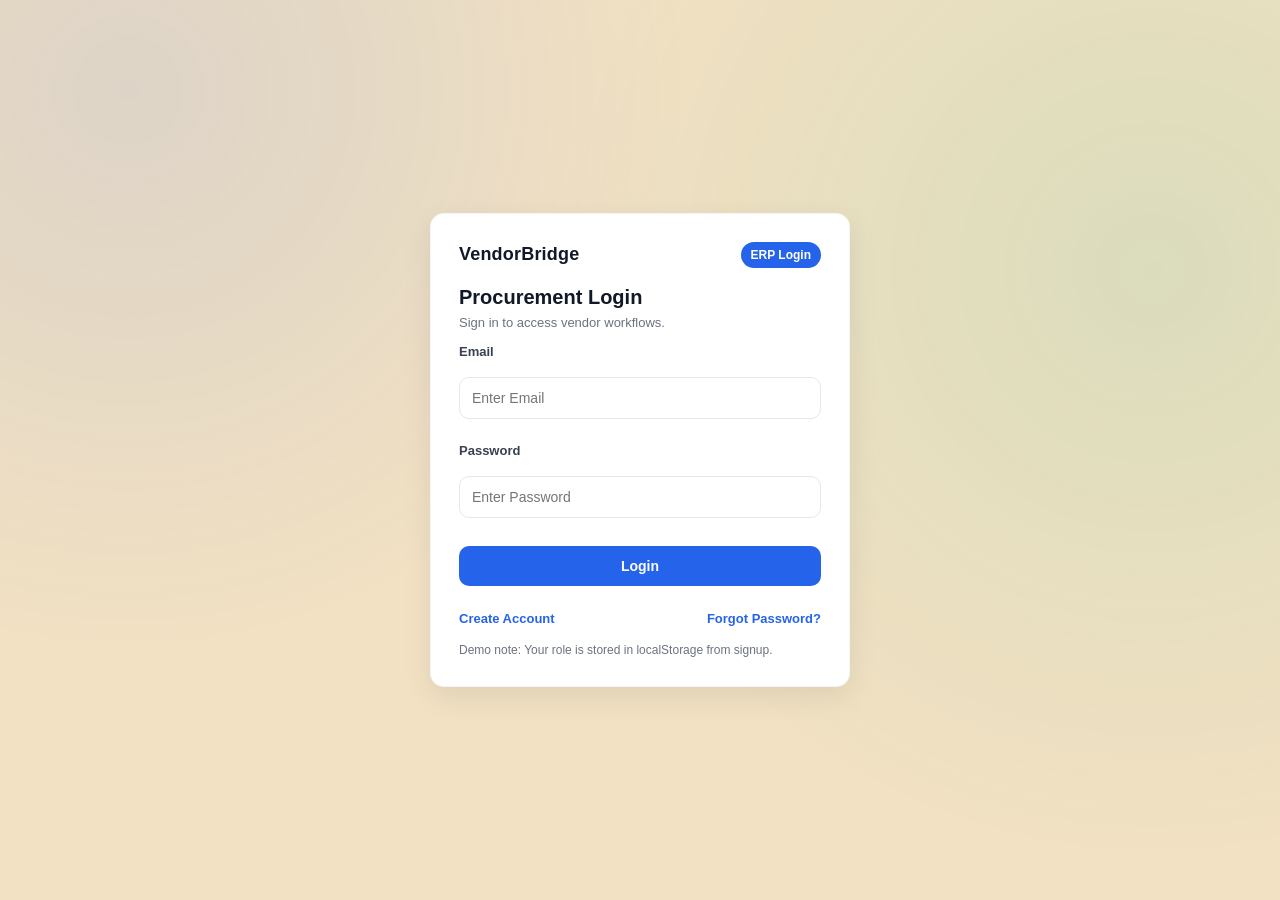
<file: index.html>
<!DOCTYPE html>
<html lang="en">

<head>
  <meta charset="UTF-8" />
  <meta name="viewport" content="width=device-width, initial-scale=1.0" />
  <title>VendorBridge - Login</title>
  <link rel="stylesheet" href="style.css" />
  <style>
    body {
      min-height: 100vh;
      display: flex;
      align-items: center;
      justify-content: center;
      background: #F2E1C3;
    }

    .login-card {
      width: 100%;
      max-width: 420px;
      background: white;
      border-radius: 14px;
      box-shadow: 0 10px 30px rgba(0, 0, 0, 0.08);
      padding: 28px;
      border: 1px solid rgba(0, 0, 0, 0.04);
    }

    .brand {
      display: flex;
      align-items: center;
      justify-content: space-between;
      margin-bottom: 18px;
    }

    .brand h2 {
      font-size: 18px;
      color: #111827;
      margin: 0;
      letter-spacing: 0.2px;
    }

    .badge {
      font-size: 12px;
      padding: 6px 10px;
      border-radius: 999px;
      background: #2563eb;
      color: white;
      font-weight: 600;
    }

    .field {
      display: flex;
      flex-direction: column;
      gap: 8px;
      margin-top: 14px;
    }

    .label {
      font-size: 13px;
      color: #374151;
      font-weight: 600;
    }

    input {
      width: 100%;
      padding: 12px 12px;
      border: 1px solid #e5e7eb;
      border-radius: 10px;
      outline: none;
      font-size: 14px;
      transition: box-shadow 0.2s, border-color 0.2s;
    }

    input:focus {
      border-color: #2563eb;
      box-shadow: 0 0 0 4px rgba(37, 99, 235, 0.15);
    }

    .actions {
      margin-top: 18px;
      display: flex;
      flex-direction: column;
      gap: 10px;
    }

    .btn-primary {
      background: #2563eb;
      color: white;
      border: none;
      padding: 12px 16px;
      border-radius: 10px;
      cursor: pointer;
      font-weight: 700;
      font-size: 14px;
      transition: background 0.2s, transform 0.05s;
    }

    .btn-primary:hover {
      background: #1d4ed8;
    }

    .btn-primary:active {
      transform: translateY(1px);
    }

    .links {
      display: flex;
      flex-wrap: wrap;
      justify-content: space-between;
      gap: 10px;
      margin-top: 10px;
    }

    .links a {
      color: #2563eb;
      text-decoration: none;
      font-weight: 600;
      font-size: 13px;
    }

    .links a:hover {
      text-decoration: underline;
    }

    .hint {
      margin-top: 16px;
      font-size: 12px;
      color: #6b7280;
      line-height: 1.4;
    }
  </style>
</head>

<body>
  <div class="login-card">
    <div class="brand">
      <h2>VendorBridge</h2>
      <div class="badge">ERP Login</div>
    </div>

    <div style="margin-bottom: 14px;">
      <h3 style="margin:0; font-size:20px; color:#111827;">Procurement Login</h3>
      <p style="margin:6px 0 0 0; color:#6b7280; font-size:13px;">Sign in to access vendor workflows.</p>
    </div>

    <div class="field">
      <div class="label">Email</div>
      <input type="email" id="email" placeholder="Enter Email" autocomplete="username" />
    </div>

    <div class="field">
      <div class="label">Password</div>
      <input type="password" id="password" placeholder="Enter Password" autocomplete="current-password" />
    </div>

    <div class="actions">
      <button class="btn-primary" onclick="login()">Login</button>
    </div>

    <div class="links">
      <a href="signup.html">Create Account</a>
      <a href="forgot.html">Forgot Password?</a>
    </div>

    <div class="hint">
      Demo note: Your role is stored in localStorage from signup.
    </div>
  </div>

  <script src="script.js"></script>
</body>

</html>
</file>
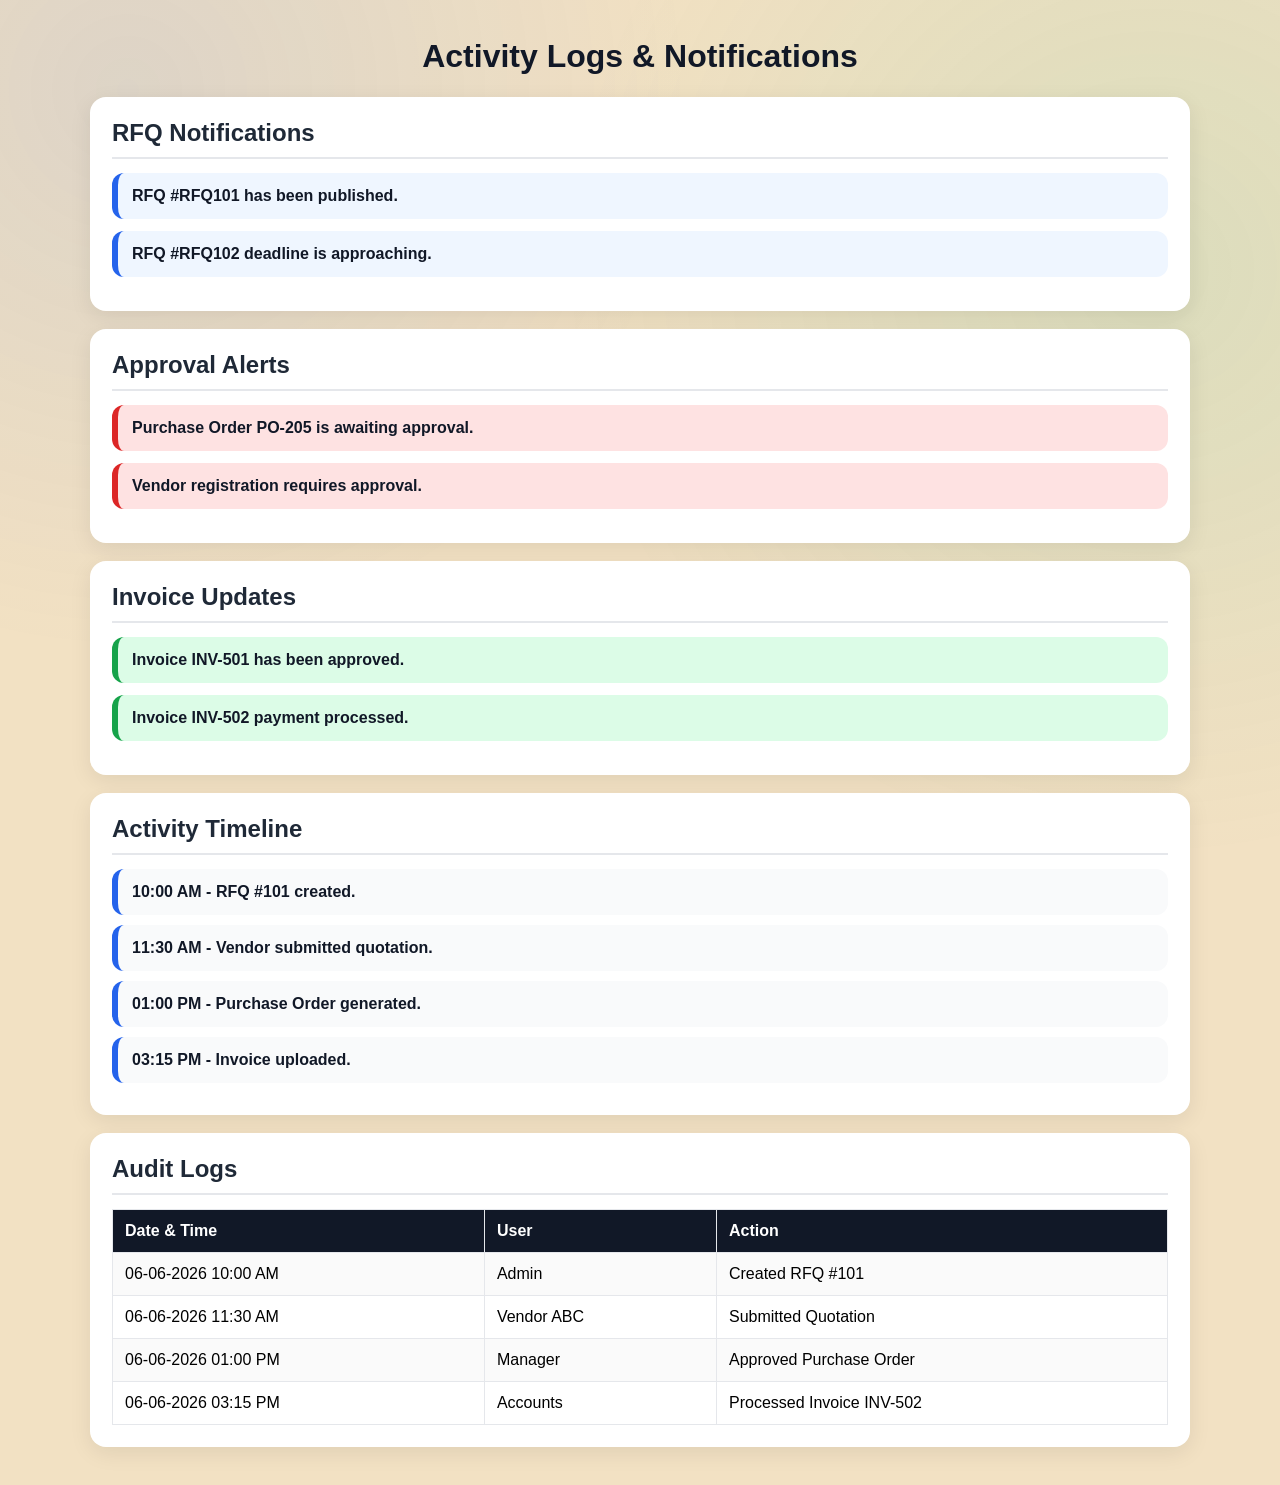
<file: Activity Logs & Notifications.html>
<!DOCTYPE html>
<html>
<head>
    <title>Activity Logs & Notifications</title>

    <style>
        *{
            margin:0;
            padding:0;
            box-sizing:border-box;
            font-family: Arial, sans-serif;
        }

        body{
            background:#F2E1C3;
            margin:0;
            padding:20px;
            min-height:100vh;
        }

        body::before{
            content:"";
            position:fixed;
            inset:0;
            background:
              radial-gradient(circle at 10% 10%, rgba(37, 99, 235, 0.10), transparent 40%),
              radial-gradient(circle at 90% 30%, rgba(16, 185, 129, 0.10), transparent 45%);
            pointer-events:none;
            z-index:-1;
        }

        .container{
            max-width:1100px;
            margin: 0 auto;
        }

        h1{
            text-align:center;
            color:#111827;
            font-weight:900;
            margin: 18px 0 22px;
        }

        .section{
            background:white;
            padding:22px;
            margin-bottom:18px;
            border-radius:16px;
            box-shadow:0 6px 22px rgba(0,0,0,0.08);
        }

        h2{
            color:#1f2937;
            border-bottom:2px solid #e5e7eb;
            padding-bottom:10px;
            margin-bottom:14px;
            font-weight:900;
        }

        .notification{
            padding:14px;
            margin:12px 0;
            border-left:6px solid #2563eb;
            background:#eff6ff;
            border-radius:12px;
            color:#111827;
            font-weight:700;
        }

        .alert{ border-left-color:#dc2626; background:#fee2e2; }
        .invoice{ border-left-color:#16a34a; background:#dcfce7; }

        .timeline{
            list-style:none;
            padding:0;
            margin-top:8px;
        }

        .timeline li{
            padding:14px;
            margin-bottom:10px;
            background:#f9fafb;
            border-left:6px solid #2563eb;
            border-radius:12px;
            color:#111827;
            font-weight:700;
        }

        table{ width:100%; border-collapse:collapse; }
        table th, table td{ border:1px solid #e5e7eb; padding:12px; text-align:left; }
        table th{ background:#111827; color:white; }
        table tr:nth-child(even){ background:#fafafa; }

        @media(max-width:768px){
            h1{ font-size:22px; }
            .section{ padding:18px; }
        }
    </style>
</head>
<body>

<div class="container">

    <h1>Activity Logs & Notifications</h1>

    <div class="section">
        <h2>RFQ Notifications</h2>
        <div class="notification">RFQ #RFQ101 has been published.</div>
        <div class="notification">RFQ #RFQ102 deadline is approaching.</div>
    </div>

    <div class="section">
        <h2>Approval Alerts</h2>
        <div class="notification alert">Purchase Order PO-205 is awaiting approval.</div>
        <div class="notification alert">Vendor registration requires approval.</div>
    </div>

    <div class="section">
        <h2>Invoice Updates</h2>
        <div class="notification invoice">Invoice INV-501 has been approved.</div>
        <div class="notification invoice">Invoice INV-502 payment processed.</div>
    </div>

    <div class="section">
        <h2>Activity Timeline</h2>
        <ul class="timeline">
            <li>10:00 AM - RFQ #101 created.</li>
            <li>11:30 AM - Vendor submitted quotation.</li>
            <li>01:00 PM - Purchase Order generated.</li>
            <li>03:15 PM - Invoice uploaded.</li>
        </ul>
    </div>

    <div class="section">
        <h2>Audit Logs</h2>
        <table>
            <tr>
                <th>Date & Time</th>
                <th>User</th>
                <th>Action</th>
            </tr>
            <tr>
                <td>06-06-2026 10:00 AM</td>
                <td>Admin</td>
                <td>Created RFQ #101</td>
            </tr>
            <tr>
                <td>06-06-2026 11:30 AM</td>
                <td>Vendor ABC</td>
                <td>Submitted Quotation</td>
            </tr>
            <tr>
                <td>06-06-2026 01:00 PM</td>
                <td>Manager</td>
                <td>Approved Purchase Order</td>
            </tr>
            <tr>
                <td>06-06-2026 03:15 PM</td>
                <td>Accounts</td>
                <td>Processed Invoice INV-502</td>
            </tr>
        </table>
    </div>

</div>

<script>
(function(){
    const rfq = getFlowState('flow.selectedRFQ');
    const quotation = getFlowState('flow.selectedQuotation');
    const decision = getFlowState('flow.approvalDecision');
    const po = getFlowState('flow.generatedPO');

    const timelineList = document.querySelector('.timeline');

    if(timelineList && (rfq || quotation || decision || po)){
        const items = [];
        if(rfq){ items.push('RFQ submitted: ' + (rfq.rfqTitle || 'RFQ') ); }
        if(quotation){ items.push('Vendor quotation selected: ' + (quotation.quotationNo || 'Quotation') ); }
        if(decision){ items.push('Approval decision: ' + (decision.decision || 'N/A') ); }
        if(po){ items.push('PO/Invoice generated: ' + (po.poNumber || 'PO') ); }
        timelineList.innerHTML = items.map(t => '<li>'+t+'</li>').join('');
    }

    const notifSections = document.querySelectorAll('.section .notification');
    if(decision && decision.decision === 'REJECTED'){
        notifSections.forEach(n => { n.style.borderLeftColor = '#dc3545'; });
    }
})();
</script>

</body>
</html>
</file>
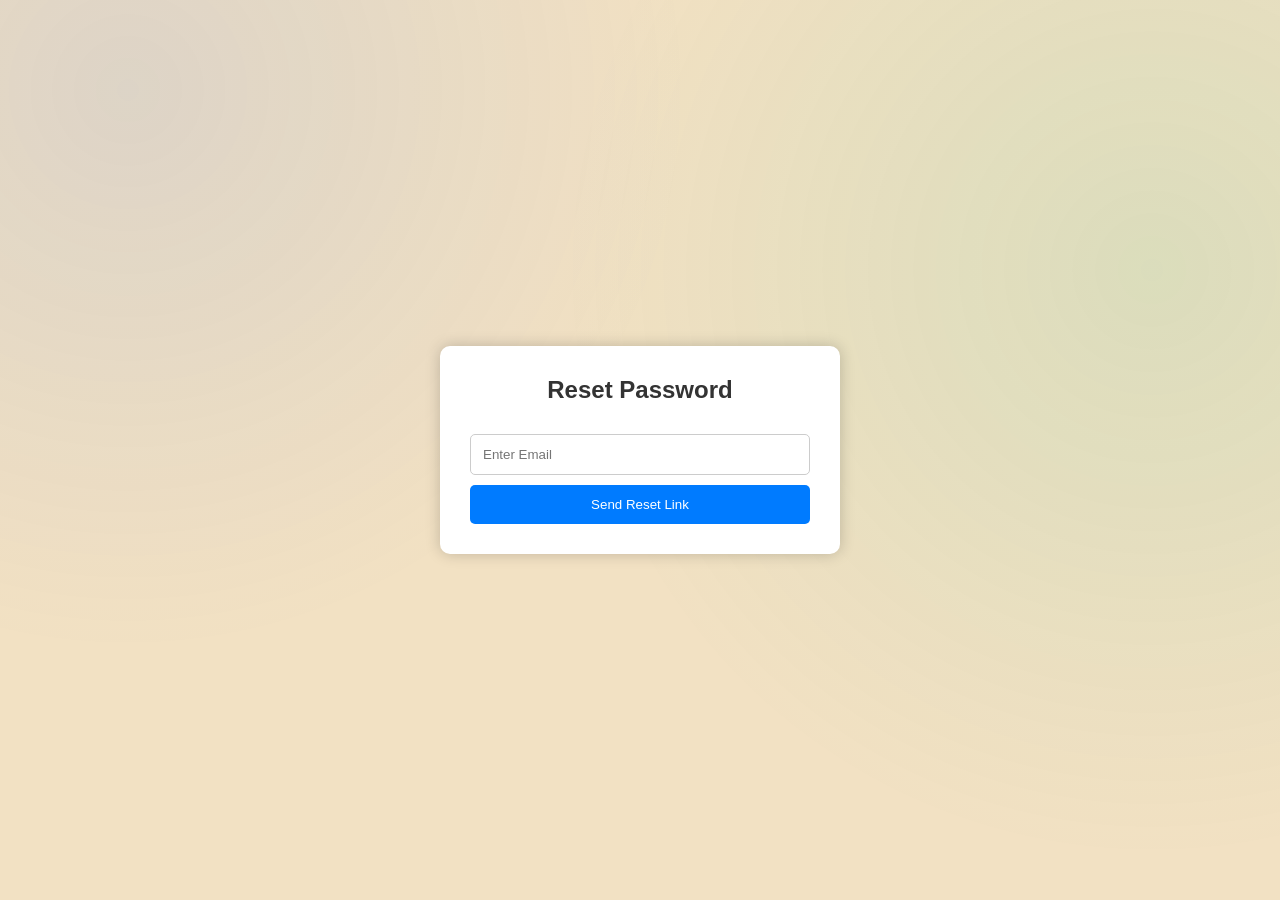
<file: forgot.html>
<!DOCTYPE html>
<html>

<head>
    <title>Forgot Password</title>
    <link rel="stylesheet" href="style.css">
</head>

<body>

<div class="container">

    <h2>Reset Password</h2>

    <input type="email"
    id="resetEmail"
    placeholder="Enter Email">

    <button onclick="resetPassword()">Send Reset Link</button>

</div>

<script src="script.js"></script>

</body>
</html>
</file>
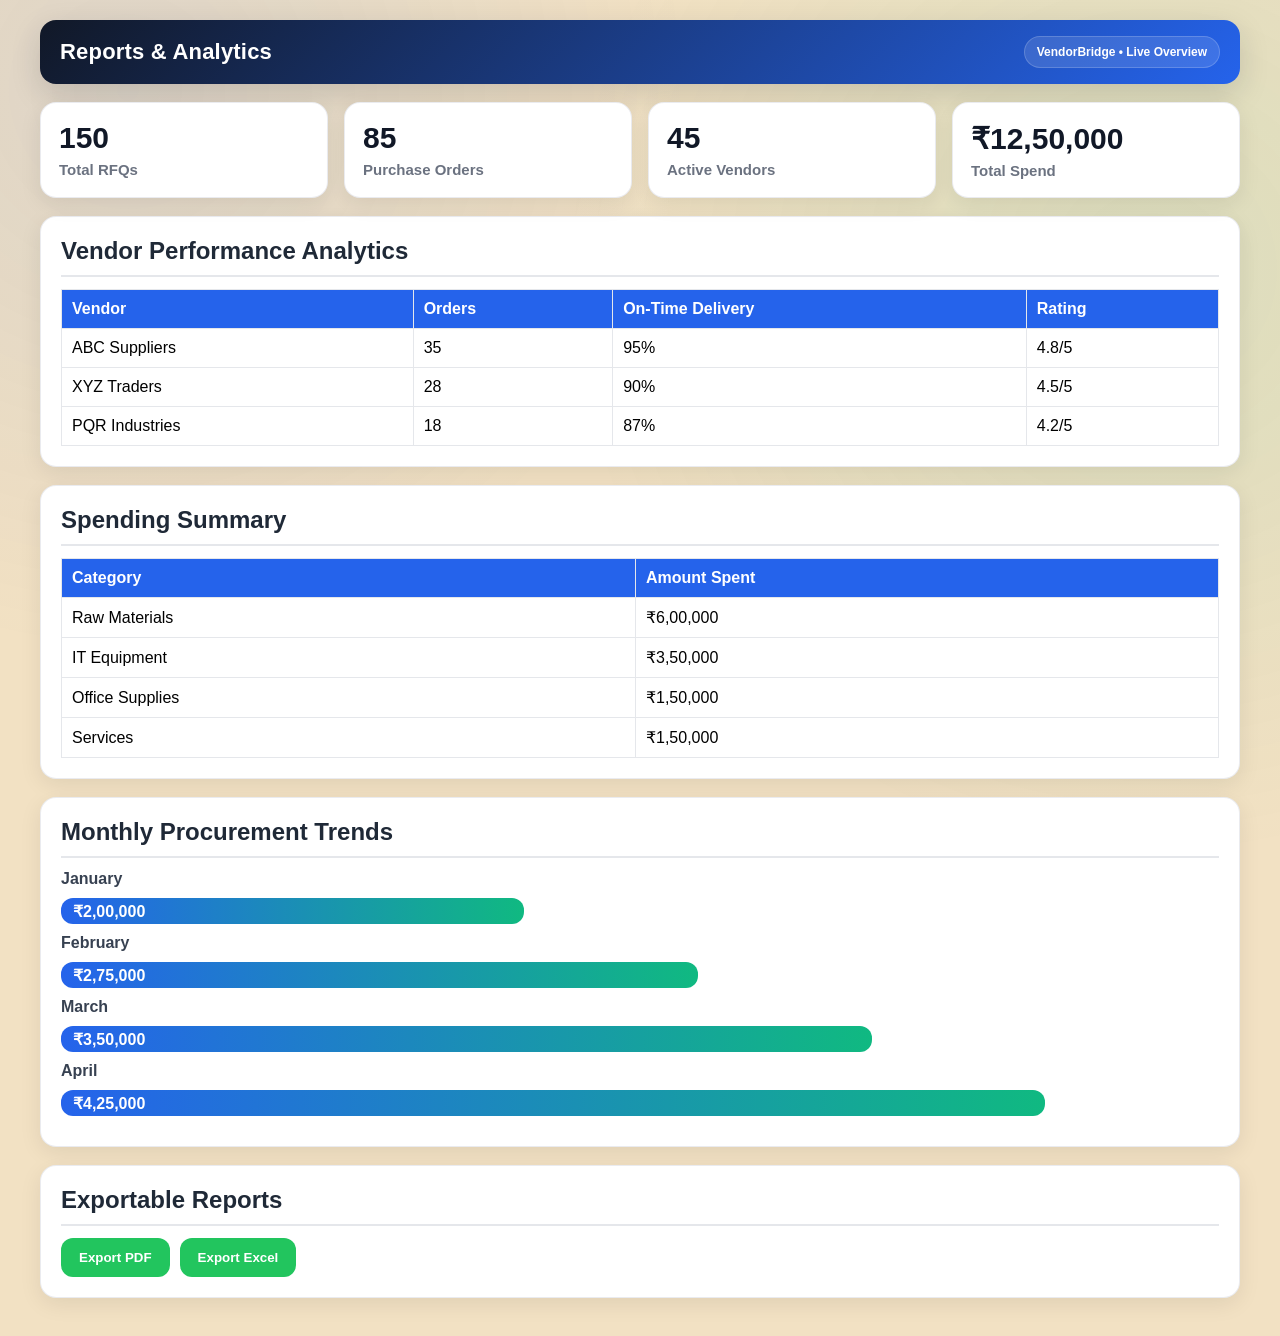
<file: Reports & Analytics.html>
<!DOCTYPE html>
<html>
<head>
    <title>Reports & Analytics</title>

    <style>
        *{
            margin:0;
            padding:0;
            box-sizing:border-box;
            font-family:Arial, sans-serif;
        }

        body{
            background:#F2E1C3;
            margin:0;
            padding:20px;
            min-height:100vh;
        }

        body::before{
            content:"";
            position:fixed;
            inset:0;
            background:
              radial-gradient(circle at 10% 10%, rgba(37, 99, 235, 0.10), transparent 40%),
              radial-gradient(circle at 90% 30%, rgba(16, 185, 129, 0.10), transparent 45%);
            pointer-events:none;
            z-index:-1;
        }

        .container{
            max-width:1200px;
            margin:auto;
        }

        .topbar{
            background: linear-gradient(135deg, #111827 0%, #2563eb 100%);
            border-radius:16px;
            padding:16px 20px;
            display:flex;
            align-items:center;
            justify-content:space-between;
            gap:12px;
            color:white;
            box-shadow:0 10px 30px rgba(17,24,39,0.15);
            margin-bottom:18px;
        }

        .topbar h1{
            font-size:22px;
            font-weight:900;
            letter-spacing:0.2px;
        }

        .pill{
            background: rgba(255,255,255,0.12);
            border:1px solid rgba(255,255,255,0.18);
            padding:8px 12px;
            border-radius:999px;
            font-weight:800;
            font-size:12px;
            white-space:nowrap;
        }

        .cards{
            display:grid;
            grid-template-columns:repeat(auto-fit, minmax(210px, 1fr));
            gap:16px;
            margin-bottom:18px;
        }

        .card{
            background:white;
            padding:18px;
            border-radius:16px;
            box-shadow:0 6px 22px rgba(0,0,0,0.08);
            border:1px solid rgba(229,231,235,0.8);
        }

        .card .num{
            font-size:30px;
            font-weight:900;
            color:#111827;
            margin-bottom:6px;
        }

        .card .label{
            font-size:15px;
            color:#6b7280;
            font-weight:800;
        }

        .section{
            background:white;
            padding:20px;
            margin-bottom:18px;
            border-radius:16px;
            box-shadow:0 6px 22px rgba(0,0,0,0.08);
            border:1px solid rgba(229,231,235,0.8);
        }

        h2{
            color:#1f2937;
            border-bottom:2px solid #e5e7eb;
            padding-bottom:10px;
            margin-bottom:12px;
            font-weight:900;
        }

        table{
            width:100%;
            border-collapse:collapse;
        }

        table th, table td{
            border:1px solid #e5e7eb;
            padding:10px;
            text-align:left;
        }

        table th{
            background:#2563eb;
            color:white;
            font-weight:900;
        }

        tr:hover td{ background:#fafafa; }

        .line{
            height:26px;
            border-radius:12px;
            background: linear-gradient(90deg, #2563eb 0%, #10b981 100%);
            margin:10px 0;
            color:white;
            padding-left:12px;
            display:flex;
            align-items:center;
            font-weight:900;
        }

        .btn-row{
            display:flex;
            flex-wrap:wrap;
            gap:10px;
        }

        .btn{
            background:#22c55e;
            color:white;
            border:none;
            padding:12px 18px;
            border-radius:12px;
            cursor:pointer;
            font-weight:900;
        }

        .btn:hover{ background:#16a34a; }

        @media(max-width:768px){
            .topbar{ flex-direction:column; align-items:flex-start; }
        }
    </style>
</head>

<body>

<div class="container">

    <div class="topbar">
        <h1>Reports & Analytics</h1>
        <div class="pill">VendorBridge • Live Overview</div>
    </div>

    <div class="cards">
        <div class="card">
            <div class="num">150</div>
            <div class="label">Total RFQs</div>
        </div>
        <div class="card">
            <div class="num">85</div>
            <div class="label">Purchase Orders</div>
        </div>
        <div class="card">
            <div class="num">45</div>
            <div class="label">Active Vendors</div>
        </div>
        <div class="card">
            <div class="num">₹12,50,000</div>
            <div class="label">Total Spend</div>
        </div>
    </div>

    <div class="section">
        <h2>Vendor Performance Analytics</h2>
        <table>
            <tr>
                <th>Vendor</th>
                <th>Orders</th>
                <th>On-Time Delivery</th>
                <th>Rating</th>
            </tr>
            <tr>
                <td>ABC Suppliers</td>
                <td>35</td>
                <td>95%</td>
                <td>4.8/5</td>
            </tr>
            <tr>
                <td>XYZ Traders</td>
                <td>28</td>
                <td>90%</td>
                <td>4.5/5</td>
            </tr>
            <tr>
                <td>PQR Industries</td>
                <td>18</td>
                <td>87%</td>
                <td>4.2/5</td>
            </tr>
        </table>
    </div>

    <div class="section">
        <h2>Spending Summary</h2>
        <table>
            <tr>
                <th>Category</th>
                <th>Amount Spent</th>
            </tr>
            <tr>
                <td>Raw Materials</td>
                <td>₹6,00,000</td>
            </tr>
            <tr>
                <td>IT Equipment</td>
                <td>₹3,50,000</td>
            </tr>
            <tr>
                <td>Office Supplies</td>
                <td>₹1,50,000</td>
            </tr>
            <tr>
                <td>Services</td>
                <td>₹1,50,000</td>
            </tr>
        </table>
    </div>

    <div class="section">
        <h2>Monthly Procurement Trends</h2>
        <div style="font-weight:900; color:#374151;">January</div>
        <div class="line" style="width:40%">₹2,00,000</div>

        <div style="font-weight:900; color:#374151;">February</div>
        <div class="line" style="width:55%">₹2,75,000</div>

        <div style="font-weight:900; color:#374151;">March</div>
        <div class="line" style="width:70%">₹3,50,000</div>

        <div style="font-weight:900; color:#374151;">April</div>
        <div class="line" style="width:85%">₹4,25,000</div>
    </div>

    <div class="section">
        <h2>Exportable Reports</h2>
        <div class="btn-row">
            <button class="btn" type="button">Export PDF</button>
            <button class="btn" type="button">Export Excel</button>
        </div>
    </div>

</div>

</body>
</html>
</file>
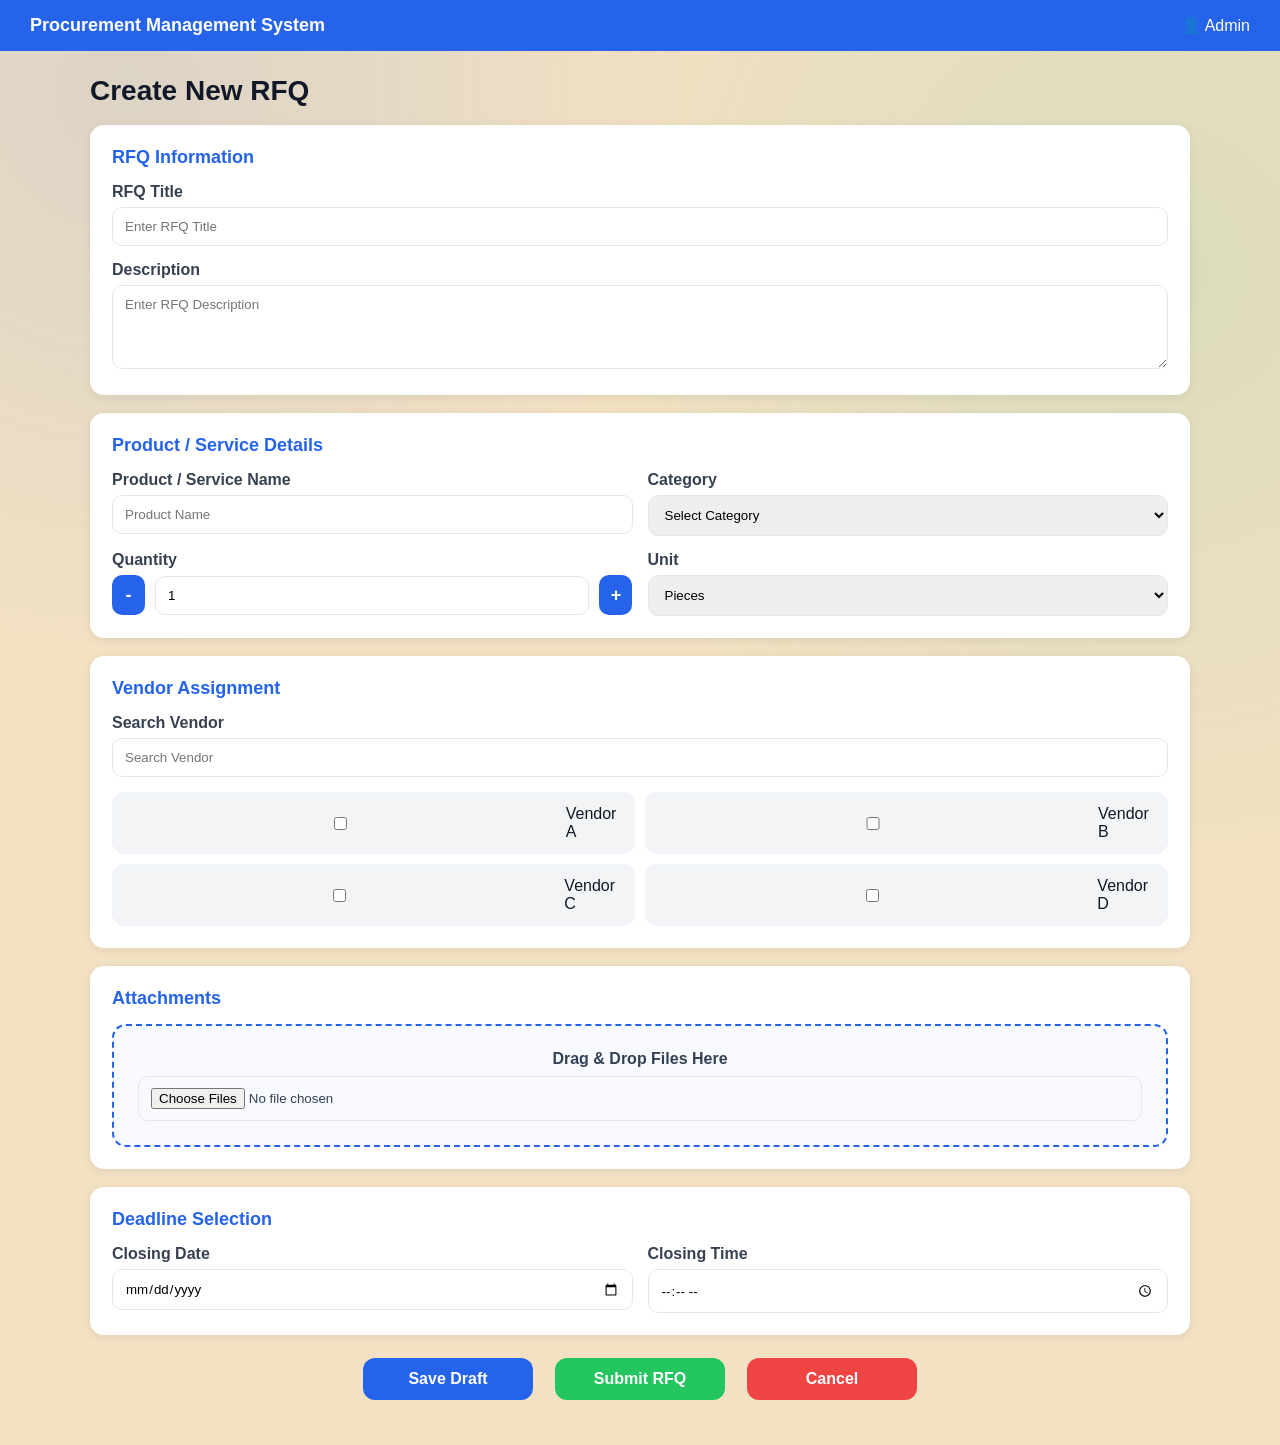
<file: RFQcreation.html>
<!DOCTYPE html>
<html lang="en">
<head>
<meta charset="UTF-8">
<meta name="viewport" content="width=device-width, initial-scale=1.0">
<title>RFQ Creation - VendorBridge</title>

<style>
  *{
      margin:0;
      padding:0;
      box-sizing:border-box;
      font-family: Arial, sans-serif;
  }

  body{
      background:#F2E1C3;
      min-height:100vh;
  }

  body::before{
      content:"";
      position:fixed;
      inset:0;
      background:
        radial-gradient(circle at 10% 10%, rgba(37, 99, 235, 0.10), transparent 40%),
        radial-gradient(circle at 90% 30%, rgba(16, 185, 129, 0.10), transparent 45%);
      pointer-events:none;
      z-index:-1;
  }

  .navbar{
      background:#2563eb;
      color:white;
      padding:15px 30px;
      display:flex;
      justify-content:space-between;
      align-items:center;
      gap:10px;
  }

  .container{
      width:90%;
      max-width:1100px;
      margin:24px auto 40px;
  }

  .page-title{
      color:#111827;
      font-size:28px;
      font-weight:900;
      margin:10px 0 18px;
  }

  .card{
      background:white;
      padding:22px;
      border-radius:14px;
      box-shadow:0 2px 10px rgba(0,0,0,0.08);
      margin-bottom:18px;
  }

  .card h3{
      color:#2563eb;
      margin-bottom:15px;
      font-size:18px;
      font-weight:900;
  }

  label{
      display:block;
      margin-bottom:6px;
      font-weight:800;
      color:#374151;
  }

  input,
  textarea,
  select{
      width:100%;
      padding:11px 12px;
      border:1px solid #e5e7eb;
      border-radius:10px;
      outline:none;
  }

  input:focus, textarea:focus, select:focus{
      border-color:#93c5fd;
      box-shadow:0 0 0 3px rgba(59,130,246,0.15);
  }

  textarea{ resize:vertical; }

  .grid-2{
      display:grid;
      grid-template-columns:1fr 1fr;
      gap:15px;
  }

  .quantity-box{
      display:flex;
      align-items:center;
      gap:10px;
  }

  .quantity-box button{
      width:40px;
      height:40px;
      border:none;
      background:#2563eb;
      color:white;
      font-size:18px;
      border-radius:10px;
      cursor:pointer;
      font-weight:900;
      transition:0.2s;
  }

  .quantity-box button:hover{ background:#1d4ed8; }

  .vendor-list{
      display:grid;
      grid-template-columns:repeat(2,1fr);
      gap:10px;
  }

  .vendor-item{
      background:#f3f4f6;
      padding:12px;
      border-radius:12px;
      border:1px solid #eef2ff;
      display:flex;
      align-items:center;
      gap:10px;
      color:#111827;
  }

  .upload-box{
      border:2px dashed #2563eb;
      padding:24px;
      text-align:center;
      border-radius:14px;
      background:rgba(37,99,235,0.03);
      color:#334155;
  }

  .actions{
      text-align:center;
      margin-top:18px;
      display:flex;
      flex-wrap:wrap;
      gap:12px;
      justify-content:center;
  }

  .btn{
      padding:12px 22px;
      border:none;
      border-radius:12px;
      cursor:pointer;
      margin:5px;
      font-size:16px;
      font-weight:900;
      min-width:170px;
      transition:0.2s;
  }

  .btn-primary{ background:#2563eb; color:white; }
  .btn-success{ background:#22c55e; color:white; }
  .btn-danger{ background:#ef4444; color:white; }

  .btn-primary:hover{ background:#1d4ed8; }
  .btn-success:hover{ background:#16a34a; }
  .btn-danger:hover{ background:#dc2626; }

  @media(max-width:768px){
      .vendor-list{ grid-template-columns:1fr; }
      .grid-2{ grid-template-columns:1fr; }
      .container{ width:92%; }
      .page-title{ font-size:22px; }
  }
</style>
</head>

<body>

<div class="navbar">
    <h2 style="font-size:18px;">Procurement Management System</h2>
    <div>👤 Admin</div>
</div>

<div class="container">

    <h1 class="page-title">Create New RFQ</h1>

    <div class="card">
        <h3>RFQ Information</h3>

        <div class="form-group">
            <label>RFQ Title</label>
            <input type="text" placeholder="Enter RFQ Title">
        </div>

        <div class="form-group" style="margin-top:15px;">
            <label>Description</label>
            <textarea rows="4" placeholder="Enter RFQ Description"></textarea>
        </div>
    </div>

    <div class="card">
        <h3>Product / Service Details</h3>

        <div class="grid-2">
            <div class="form-group">
                <label>Product / Service Name</label>
                <input type="text" placeholder="Product Name">
            </div>

            <div class="form-group">
                <label>Category</label>
                <select>
                    <option>Select Category</option>
                    <option>Electronics</option>
                    <option>Furniture</option>
                    <option>IT Services</option>
                    <option>Office Supplies</option>
                </select>
            </div>
        </div>

        <div class="grid-2" style="margin-top:15px;">
            <div class="form-group">
                <label>Quantity</label>
                <div class="quantity-box">
                    <button onclick="decreaseQty()">-</button>
                    <input type="number" id="qty" value="1" min="1">
                    <button onclick="increaseQty()">+</button>
                </div>
            </div>

            <div class="form-group">
                <label>Unit</label>
                <select>
                    <option>Pieces</option>
                    <option>Kg</option>
                    <option>Liters</option>
                    <option>Boxes</option>
                </select>
            </div>
        </div>
    </div>

    <div class="card">
        <h3>Vendor Assignment</h3>

        <div class="form-group">
            <label>Search Vendor</label>
            <input type="text" placeholder="Search Vendor">
        </div>

        <div class="vendor-list" style="margin-top:15px;">
            <div class="vendor-item"><input type="checkbox"> <span>Vendor A</span></div>
            <div class="vendor-item"><input type="checkbox"> <span>Vendor B</span></div>
            <div class="vendor-item"><input type="checkbox"> <span>Vendor C</span></div>
            <div class="vendor-item"><input type="checkbox"> <span>Vendor D</span></div>
        </div>
    </div>

    <div class="card">
        <h3>Attachments</h3>

        <div class="upload-box">
            <p style="font-weight:800; margin-bottom:8px;">Drag & Drop Files Here</p>
            <input type="file" multiple>
        </div>
    </div>

    <div class="card">
        <h3>Deadline Selection</h3>

        <div class="grid-2">
            <div class="form-group">
                <label>Closing Date</label>
                <input type="date">
            </div>

            <div class="form-group">
                <label>Closing Time</label>
                <input type="time">
            </div>
        </div>
    </div>

    <div class="actions">
        <button class="btn btn-primary" onclick="saveRFQ(false)">Save Draft</button>
        <button class="btn btn-success" onclick="saveRFQ(true)">Submit RFQ</button>
        <button class="btn btn-danger" onclick="clearGuidedFlow(); window.location='dashboard.html'">Cancel</button>
    </div>

</div>

<script>
function increaseQty() {
    let qty = document.getElementById("qty");
    qty.value = parseInt(qty.value) + 1;
}

function decreaseQty() {
    let qty = document.getElementById("qty");

    if(parseInt(qty.value) > 1){
        qty.value = parseInt(qty.value) - 1;
    }
}

function saveRFQ(isSubmit){
    const titleInput = document.querySelector('input[placeholder="Enter RFQ Title"]');
    const descTextarea = document.querySelector('textarea[placeholder="Enter RFQ Description"]');
    const productInput = document.querySelectorAll('input[placeholder="Product Name"]')[0];

    const rfqTitle = (titleInput && titleInput.value ? titleInput.value.trim() : "");
    const rfqDesc = (descTextarea && descTextarea.value ? descTextarea.value.trim() : "");
    const productName = (productInput && productInput.value ? productInput.value.trim() : "");
    const category = (document.querySelector('select').value || "");
    const qty = parseInt(document.getElementById('qty').value || '1');

    if(isSubmit){
        if(!rfqTitle || !productName){
            alert("Fill RFQ Title and Product/Service Name before submitting.");
            return;
        }
    }

    const rfqObj = {
        rfqTitle,
        rfqDesc,
        productName,
        category,
        qty,
        submittedAt: new Date().toISOString(),
        status: isSubmit ? 'SUBMITTED' : 'DRAFT'
    };

    setFlowState('flow.selectedRFQ', rfqObj);

    if(isSubmit){
        requireStep('VENDOR_QUOTATION', 'flow.selectedRFQ');
        window.location = 'vendorQuotation.html';
    }else{
        alert('Draft saved. Submit RFQ to continue.');
    }
}
</script>

</body>
</html>
</file>
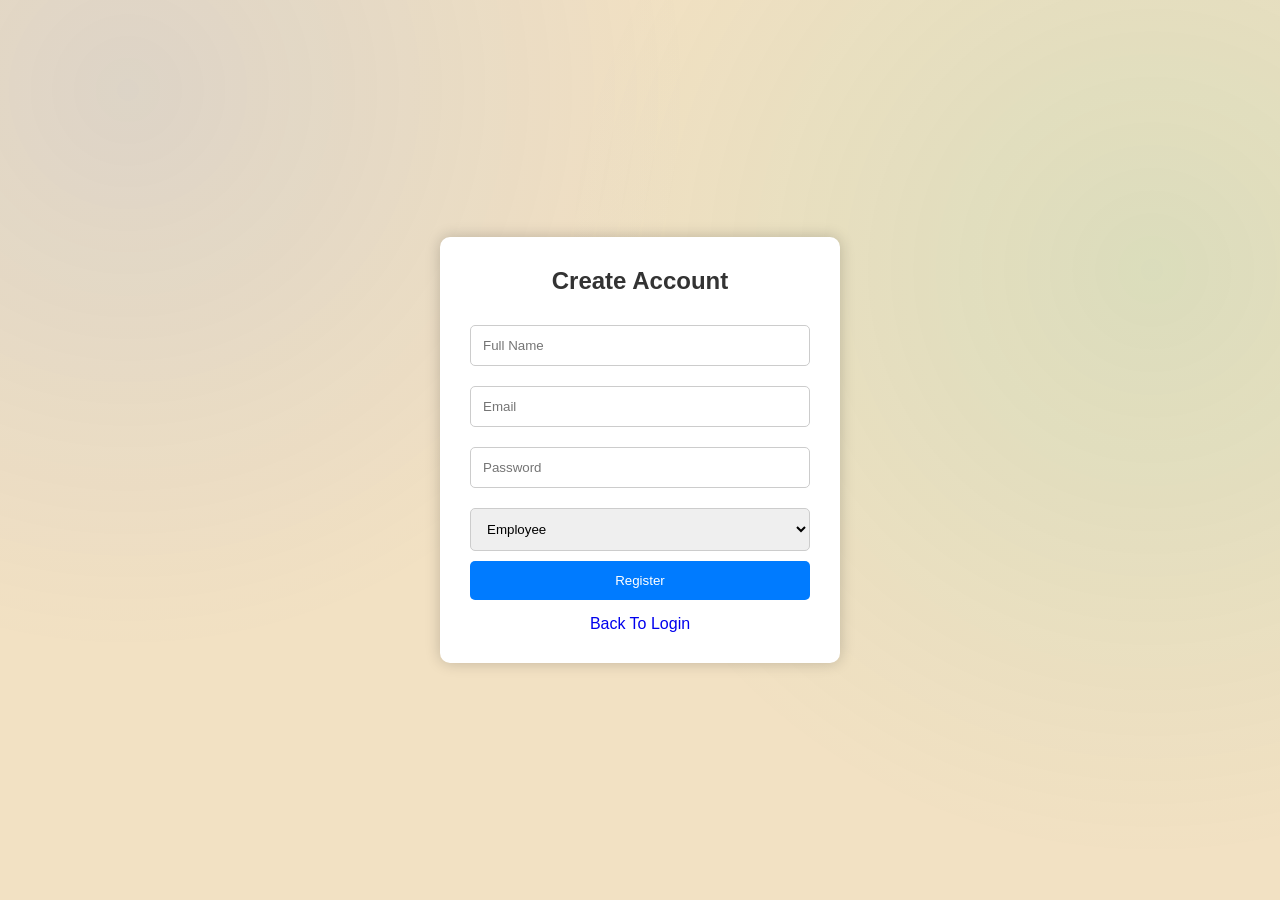
<file: signup.html>
<!DOCTYPE html>
<html>

<head>
    <title>Signup</title>
    <link rel="stylesheet" href="style.css">
</head>

<body>

<div class="container">

    <h2>Create Account</h2>

    <input type="text"
    id="name"
    placeholder="Full Name">

    <input type="email"
    id="email"
    placeholder="Email">

    <input type="password"
    id="password"
    placeholder="Password">

    <select id="role">

    <option value="employee">Employee</option>
    <option value="manager">Manager</option>
    <option value="admin">Admin</option>
    <option value="vendor">Vendor</option>

    </select>

    <button onclick="signup()">Register</button>

    <a href="index.html">Back To Login</a>

</div>

<script src="script.js"></script>

</body>
</html>
</file>
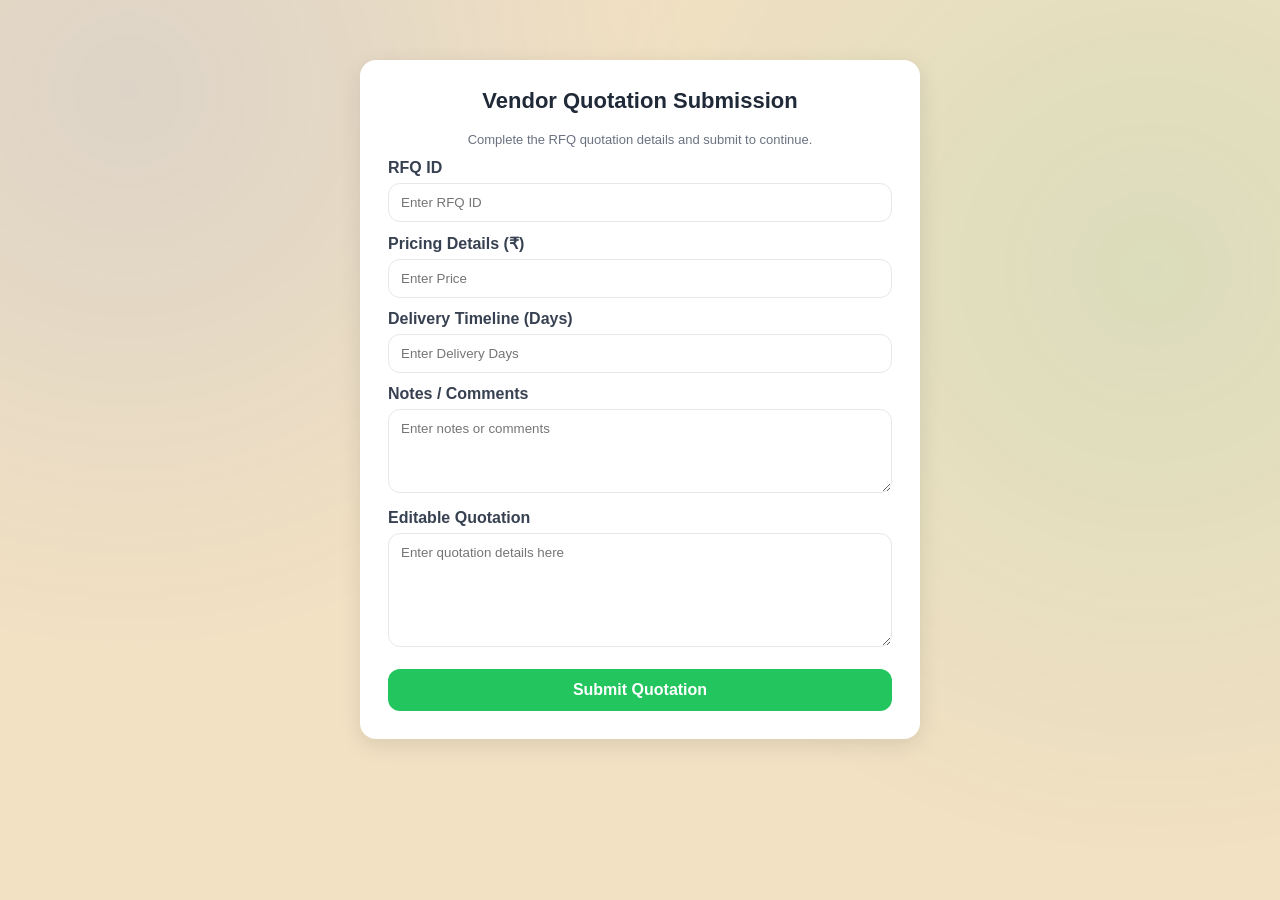
<file: Vendor Quotation Submission Form.html>
<!DOCTYPE html>
<html>
<head>
    <title>Vendor Quotation Submission Form</title>

    <style>
        *{
            margin:0;
            padding:0;
            box-sizing:border-box;
            font-family: Arial, sans-serif;
        }

        body{
            background:#F2E1C3;
            margin:0;
            padding:20px;
            min-height:100vh;
        }

        body::before{
            content:"";
            position:fixed;
            inset:0;
            background:
              radial-gradient(circle at 10% 10%, rgba(37, 99, 235, 0.10), transparent 40%),
              radial-gradient(circle at 90% 30%, rgba(16, 185, 129, 0.10), transparent 45%);
            pointer-events:none;
            z-index:-1;
        }

        .container{
            width: 560px;
            max-width: 96vw;
            margin: 40px auto;
            background: white;
            padding: 28px;
            border-radius: 16px;
            box-shadow: 0 6px 22px rgba(0,0,0,0.10);
        }

        h2{
            text-align:center;
            color:#1f2937;
            margin-bottom: 18px;
            font-weight: 900;
            font-size: 22px;
        }

        label{
            font-weight: 900;
            display:block;
            margin-top: 12px;
            color:#374151;
        }

        input[type="text"],
        input[type="number"],
        input[type="email"],
        textarea{
            width: 100%;
            padding: 11px 12px;
            margin-top: 6px;
            border: 1px solid #e5e7eb;
            border-radius: 12px;
            box-sizing: border-box;
            outline: none;
        }

        input:focus, textarea:focus{
            border-color:#93c5fd;
            box-shadow: 0 0 0 3px rgba(59,130,246,0.15);
        }

        textarea{ resize: vertical; }

        input[type="submit"]{
            width:100%;
            background-color:#22c55e;
            color:white;
            padding: 12px;
            border: none;
            border-radius: 12px;
            margin-top: 18px;
            cursor:pointer;
            font-size: 16px;
            font-weight: 900;
            transition: 0.2s;
        }

        input[type="submit"]:hover{ background-color:#16a34a; }

        .hint{
            margin-top: 12px;
            font-size: 13px;
            color:#6b7280;
            text-align:center;
        }
    </style>
</head>

<body>

<div class="container">

    <h2>Vendor Quotation Submission</h2>
    <p class="hint">Complete the RFQ quotation details and submit to continue.</p>

    <form onsubmit="return submitQuotation(event)" action="#" method="post">

        <label for="rfq">RFQ ID</label>
        <input type="text" id="rfq" name="rfq" placeholder="Enter RFQ ID" required>

        <label for="price">Pricing Details (₹)</label>
        <input type="number" id="price" name="price" placeholder="Enter Price" required>

        <label for="delivery">Delivery Timeline (Days)</label>
        <input type="number" id="delivery" name="delivery" placeholder="Enter Delivery Days" required>

        <label for="notes">Notes / Comments</label>
        <textarea id="notes" name="notes" rows="4" placeholder="Enter notes or comments"></textarea>

        <label for="quotation">Editable Quotation</label>
        <textarea id="quotation" name="quotation" rows="6" placeholder="Enter quotation details here"></textarea>

        <input type="submit" value="Submit Quotation">

    </form>

</div>

<script>
function submitQuotation(e){
    e.preventDefault();

    // Enforce that RFQ was created first.
    if(!requireStep('VENDOR_QUOTATION', 'flow.selectedRFQ')){
        return false;
    }

    const rfqId = document.getElementById('rfq').value.trim();
    const price = parseFloat(document.getElementById('price').value);
    const delivery = parseInt(document.getElementById('delivery').value);
    const notes = document.getElementById('notes').value.trim();
    const quotationText = document.getElementById('quotation').value.trim();

    if(!rfqId || isNaN(price) || isNaN(delivery)){
        alert('Fill RFQ ID, Price and Delivery Days');
        return false;
    }

    const quotationObj = {
        rfqId,
        vendor: 'Vendor (Demo)',
        quotationNo: 'QT-' + Math.floor(100 + Math.random()*900),
        price,
        deliveryDays: delivery,
        notes,
        quotationText,
        submittedAt: new Date().toISOString()
    };

    setFlowState('flow.selectedQuotation', quotationObj);

    requireStep('QUOTATION_COMPARISON', 'flow.selectedQuotation');
    window.location = 'QuotationComparison.html';
    return false;
}
</script>

</body>
</html>
</file>
<file: style.css>
*{
    margin:0;
    padding:0;
    box-sizing:border-box;
    font-family:Arial, sans-serif;
}

body{
    background:#F2E1C3;
    display:flex;
    justify-content:center;
    align-items:center;
    height:100vh;
    margin:0;
}

body::before{
    content:"";
    position:fixed;
    inset:0;
    background:
      radial-gradient(circle at 10% 10%, rgba(37, 99, 235, 0.10), transparent 40%),
      radial-gradient(circle at 90% 30%, rgba(16, 185, 129, 0.10), transparent 45%);
    pointer-events:none;
    z-index:-1;
}

.container{
    width:400px;
    background:white;
    padding:30px;
    border-radius:10px;
    box-shadow:0 0 15px rgba(0,0,0,0.2);
}

h2{
    text-align:center;
    margin-bottom:20px;
    color:#333;
}

input,select{
    width:100%;
    padding:12px;
    margin:10px 0;
    border:1px solid #ccc;
    border-radius:5px;
}

button{
    width:100%;
    padding:12px;
    background:#007bff;
    color:white;
    border:none;
    border-radius:5px;
    cursor:pointer;
}

button:hover{
    background:#0056b3;
}

a{
    display:block;
    text-align:center;
    margin-top:15px;
    text-decoration:none;
}
</file>
